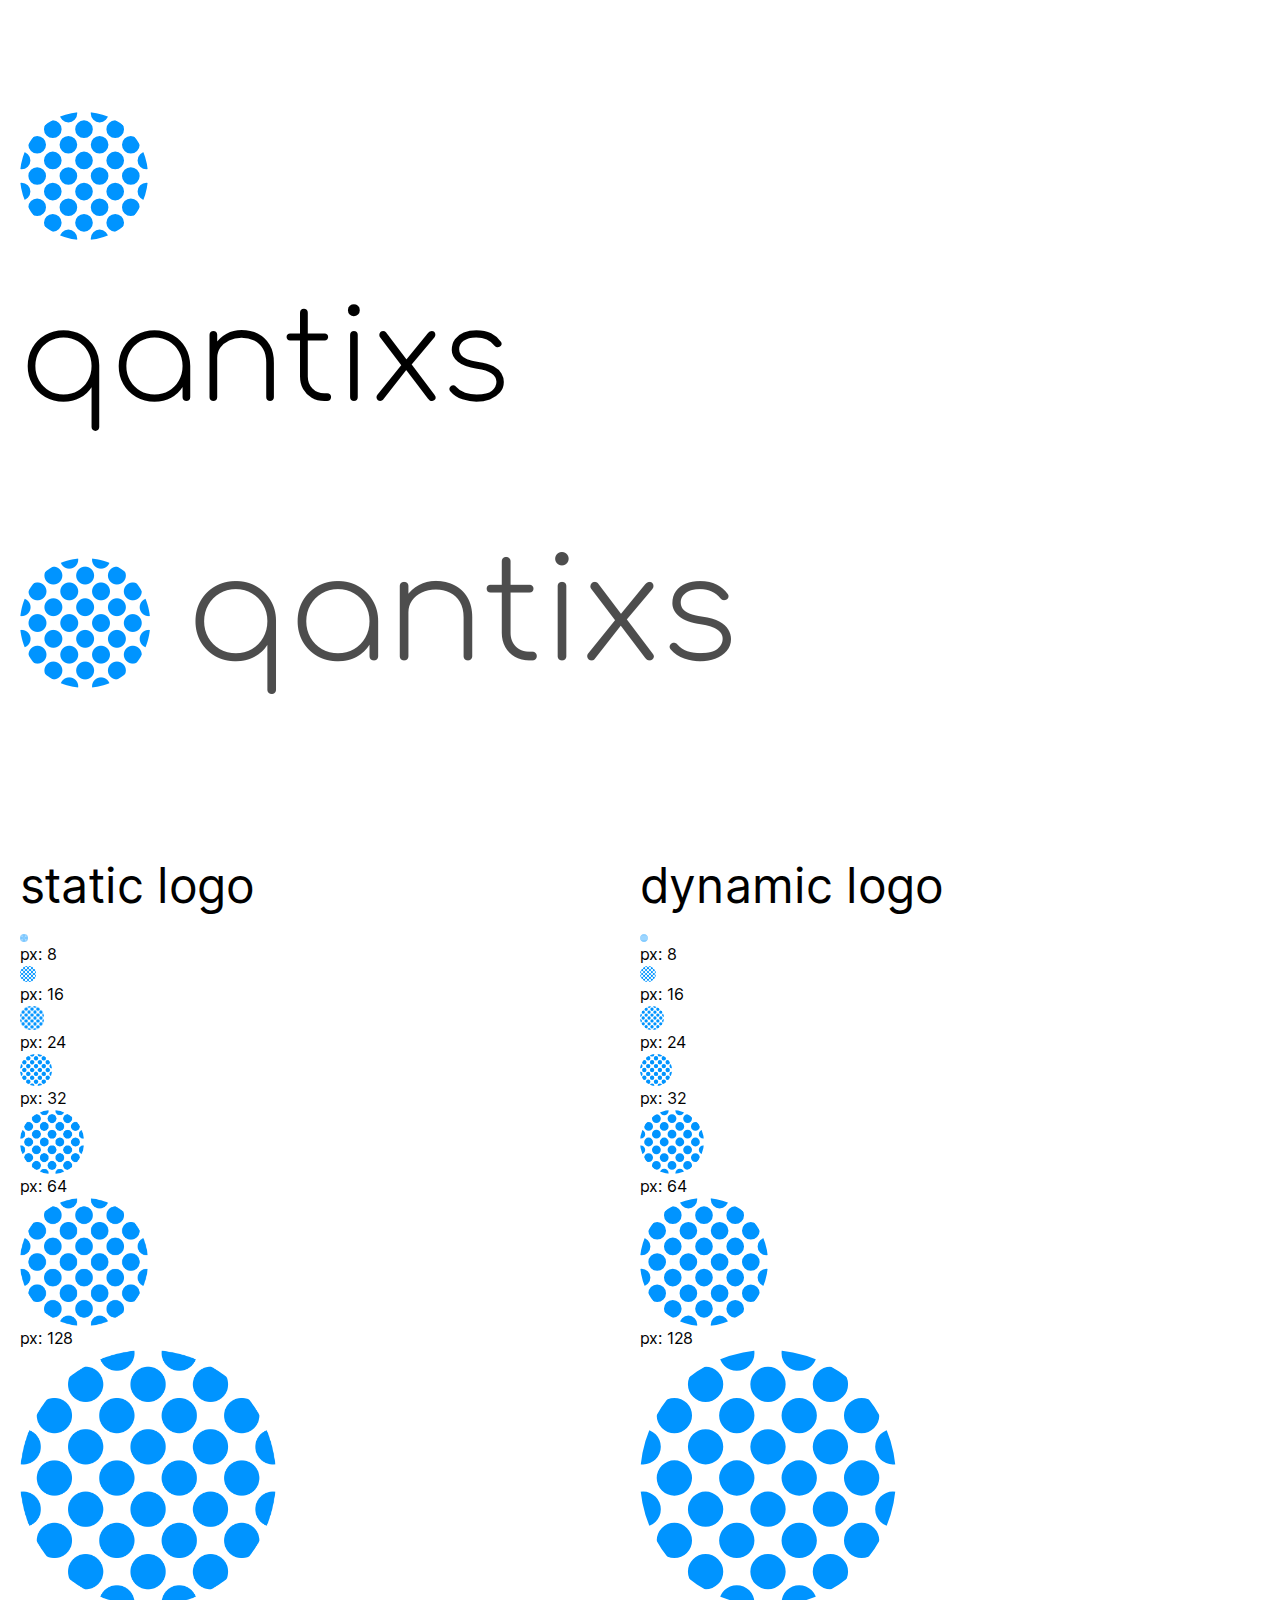
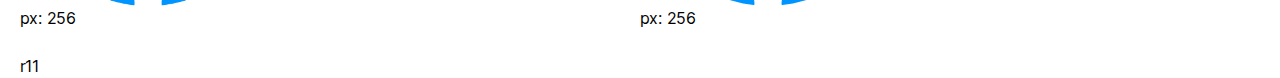
<file: logos.html>
<!DOCTYPE html>
<html>
  <head>
    <title>qantixs</title>
    <meta name="viewport" content="width=device-width,initial-scale=1">
    <meta name="csrf-param" content="authenticity_token" />
<meta name="csrf-token" content="ythw-sVp6aXXIgACxBJP6BuCEeFi7qgocIPNA98qMDDc10ArL5aP-sUWm_weya7IJ1jouZNwJRrt-dL7teASlg" />
    
    <link rel="stylesheet" href="/assets/tailwind-6470b2096cc5659ccc9275f2cd48f3860268bad7e1ba2d0a7643acefb83284d6.css" data-turbo-track="reload" />
<link rel="stylesheet" href="/assets/inter-font-8c3e82affb176f4bca9616b838d906343d1251adc8408efe02cf2b1e4fcf2bc4.css" data-turbo-track="reload" />
    <link rel="stylesheet" href="/assets/application-fe440406e54bdd95ec9046fd7f7b3f6803f9748857226012c8213a74c8350ae1.css" data-turbo-track="reload" />
    <script type="importmap" data-turbo-track="reload">{
  "imports": {
    "application": "/assets/application-37f365cbecf1fa2810a8303f4b6571676fa1f9c56c248528bc14ddb857531b95.js",
    "@hotwired/turbo-rails": "/assets/turbo.min-918a6cf2f2be8ed9555c9a11eee69c7dc2f01770802815576efc931876b327fb.js",
    "@hotwired/stimulus": "/assets/stimulus.min-dd364f16ec9504dfb72672295637a1c8838773b01c0b441bd41008124c407894.js",
    "@hotwired/stimulus-loading": "/assets/stimulus-loading-3576ce92b149ad5d6959438c6f291e2426c86df3b874c525b30faad51b0d96b3.js",
    "controllers/application": "/assets/controllers/application-368d98631bccbf2349e0d4f8269afb3fe9625118341966de054759d96ea86c7e.js",
    "controllers/hello_controller": "/assets/controllers/hello_controller-549135e8e7c683a538c3d6d517339ba470fcfb79d62f738a0a089ba41851a554.js",
    "controllers": "/assets/controllers/index-2db729dddcc5b979110e98de4b6720f83f91a123172e87281d5a58410fc43806.js"
  }
}</script>
<link rel="modulepreload" href="/assets/application-37f365cbecf1fa2810a8303f4b6571676fa1f9c56c248528bc14ddb857531b95.js">
<link rel="modulepreload" href="/assets/turbo.min-918a6cf2f2be8ed9555c9a11eee69c7dc2f01770802815576efc931876b327fb.js">
<link rel="modulepreload" href="/assets/stimulus.min-dd364f16ec9504dfb72672295637a1c8838773b01c0b441bd41008124c407894.js">
<link rel="modulepreload" href="/assets/stimulus-loading-3576ce92b149ad5d6959438c6f291e2426c86df3b874c525b30faad51b0d96b3.js">
<link rel="modulepreload" href="/assets/controllers/application-368d98631bccbf2349e0d4f8269afb3fe9625118341966de054759d96ea86c7e.js">
<link rel="modulepreload" href="/assets/controllers/hello_controller-549135e8e7c683a538c3d6d517339ba470fcfb79d62f738a0a089ba41851a554.js">
<link rel="modulepreload" href="/assets/controllers/index-2db729dddcc5b979110e98de4b6720f83f91a123172e87281d5a58410fc43806.js">
<script type="module">import "application"</script>
    <link rel="preconnect" href="https://fonts.googleapis.com">
    <link rel="preconnect" href="https://fonts.gstatic.com" crossorigin>
    <link href="https://fonts.googleapis.com/css2?family=Comfortaa:wght@300..700&display=swap" rel="stylesheet">
    <style>
      .qantixs-logo {
        font-family: "Comfortaa", sans-serif;
        font-optical-sizing: auto;
        font-weight: 300;
        font-style: normal;
      }
    </style>
  </head>

  <body>
    <main class="container mx-auto mt-28 px-5 ">
      <script>
window.onload = function(){
  registerQantixsLogo("qantixs_logo_8");
  registerQantixsLogo("qantixs_logo_16");
  registerQantixsLogo("qantixs_logo_24");
  registerQantixsLogo("qantixs_logo_32");
  registerQantixsLogo("qantixs_logo_64");
  registerQantixsLogo("qantixs_logo_128");
  registerQantixsLogo("qantixs_logo_128_n1");
  registerQantixsLogo("qantixs_logo_256");
}

function registerQantixsLogo(id) {
  console.log("registerQantixsLogo:", id);
  var canvas = document.getElementById(id);
  var ctx = canvas.getContext("2d");

  canvas.addEventListener("mousemove", (e) => {
    //console.log("mousemove: ", id, e.offsetX, e.offsetY);
    drawQantixsLogo(ctx, canvas.height, canvas.width, e.offsetX, e.offsetY);
  });

  drawQantixsLogo(ctx, canvas.height, canvas.width, -1, -1);
}

function drawQantixsLogo(ctx, cH, cW, mX, mY) {
  const logoSize = Math.min(cH, cW);
  const logoSizeHalf = logoSize / 2.0;
  const radius = 2 * logoSize / 29.0;
  const diameter = 2.0 * radius;
  const spacing = radius / 2.0;
  const startAngle = 0;
  const endAngle = 2 * Math.PI;
  const ballCnt = 6;
  const maskSize = Math.sqrt(2) * logoSize;
  const sin_pi_4 = Math.sin(Math.PI / 4.0);
  const cos_pi_4 = Math.cos(Math.PI / 4.0);
  //console.log("logoSize:", logoSize, "radius:", radius, "spacing:", spacing, "mX:", mX, "mY:", mY);

  ctx.beginPath();
  ctx.lineWidth = 1;
  ctx.fillStyle = "#ffffff";
  ctx.rect(0, 0, logoSize, logoSize);
  ctx.fill();

  for (let col = 0; col < ballCnt; col++) {
    for (let row = 0; row < ballCnt; row++) {
      var circle = new Path2D();
      var x = radius + spacing * col + diameter * col;
      var y = radius + spacing * row + diameter * row;

      // vec_r´ = Translate_Inverse o Rotation o Translate(vec_r)
      // Translate
      x = x - logoSizeHalf;
      y = y - logoSizeHalf;

      // Rotate
      var xx = x * cos_pi_4 + y * sin_pi_4;
      var yy = x * (-1) * sin_pi_4 + y * cos_pi_4;

      // Translate_Inverse
      xx = xx + logoSizeHalf;
      yy = yy + logoSizeHalf;

      circle.moveTo(xx, yy);
      circle.arc(xx, yy, radius, startAngle, endAngle, true);

      if (ctx.isPointInPath(circle, mX, mY)) {
        ctx.fillStyle = "#ff9400";
      }
      else {
        ctx.fillStyle = "#0094ff";
      }

      ctx.fill(circle);
    }
  }

  ctx.beginPath();
  ctx.fillStyle = "#ffffff";
  ctx.moveTo(0, 0);
  ctx.lineTo(maskSize * logoSize, 0);
  ctx.lineTo(maskSize * logoSize, maskSize * logoSize);
  ctx.lineTo(0, maskSize * logoSize);

  ctx.moveTo(logoSizeHalf, logoSizeHalf);
  ctx.arc(logoSizeHalf, logoSizeHalf, logoSizeHalf, startAngle, endAngle, true);
  ctx.fill();
}
</script>
<div>
  <canvas width="128px" height="128px" id="qantixs_logo_128" style="height: 128px; width: 128px;"></canvas>
  <div class="qantixs-logo" style="font-size: 128px; margin-top: 24px; margin-bottom: 24px;">
  qantixs</div>
  </div>
<br>
<br>
<br>

<div class="flex flex-row">
  <img src="/assets/qantixs_logo_q6_name_lg-b9292ed32cfa029ecb57c09fa598525c8ac8a937e8d736b53b760c00b6a1f8d5.png" />
</div>
<br>
<br>
<br>
<br>
<br>
<br>
<br>
<div class="flex flex-row">
  <div class="basis-3/6">
    <h1 class="text-5xl">static logo</h1>
    <br>
    <img src="/assets/qantixs_logo_q6_lg-47de647414e6d6a9a08db7fb66056da5b5bc622b9ed9c60e766b04ccdaada2f0.png" width="8" height="8" /> px: 8
    <br>
    <img src="/assets/qantixs_logo_q6_lg-47de647414e6d6a9a08db7fb66056da5b5bc622b9ed9c60e766b04ccdaada2f0.png" width="16" height="16" /> px: 16
    <br>
    <img src="/assets/qantixs_logo_q6_lg-47de647414e6d6a9a08db7fb66056da5b5bc622b9ed9c60e766b04ccdaada2f0.png" width="24" height="24" /> px: 24
    <br>
    <img src="/assets/qantixs_logo_q6_lg-47de647414e6d6a9a08db7fb66056da5b5bc622b9ed9c60e766b04ccdaada2f0.png" width="32" height="32" /> px: 32
    <br>
    <img src="/assets/qantixs_logo_q6_lg-47de647414e6d6a9a08db7fb66056da5b5bc622b9ed9c60e766b04ccdaada2f0.png" width="64" height="64" /> px: 64
    <br>
    <img src="/assets/qantixs_logo_q6_lg-47de647414e6d6a9a08db7fb66056da5b5bc622b9ed9c60e766b04ccdaada2f0.png" width="128" height="128" /> px: 128
    <br>
    <img src="/assets/qantixs_logo_q6_lg-47de647414e6d6a9a08db7fb66056da5b5bc622b9ed9c60e766b04ccdaada2f0.png" width="256" height="256" /> px: 256
  </div>
  <div class="basis-3/6">
    <h1 class="text-5xl">dynamic logo</h1>
  <br>
  <canvas width="8px" height="8px" id="qantixs_logo_8" style="height: 8px; width: 8px;"></canvas>
  px: 8
  <br>
  <canvas width="16px" height="16px" id="qantixs_logo_16" style="height: 16px; width: 16px;"></canvas>
  px: 16
  <br>
  <canvas width="24px" height="24px" id="qantixs_logo_24" style="height: 24px; width: 24px;"></canvas>
  px: 24
  <br>
  <canvas width="32px" height="32px" id="qantixs_logo_32" style="height: 32px; width: 32px;"></canvas>
  px: 32
  <br>
  <canvas width="64px" height="64px" id="qantixs_logo_64" style="height: 64px; width: 64px;"></canvas>
  px: 64
  <br>
  <canvas width="128px" height="128px" id="qantixs_logo_128_n1" style="height: 128px; width: 128px;"></canvas>
  px: 128
  <br>
  <canvas width="256px" height="256px" id="qantixs_logo_256" style="height: 256px; width: 256px;"></canvas>
  px: 256
  </div>
</div>

      <br>
      <p>r11</p>
    </main>
  </body>
</html>
</file>
<file: assets/inter-font-8c3e82affb176f4bca9616b838d906343d1251adc8408efe02cf2b1e4fcf2bc4.css>
/*

 */

@font-face {
  font-family: 'Inter var';
  font-style: italic;
  font-weight: 100 900;
  font-display: swap;
  src: url(/assets/Inter-italic.extra.var-cc59cf4b324781109d703309fc7d8814b6ba74dd2822a3c029715da8cb98ea57.woff2) format('woff2');
  unicode-range: U+E000,U+E002-E081,U+E093-E097,U+E0A5-E0E7,U+E0F3-E11D,U+E11E-E165,U+EE01,U+F6C3;
  font-named-instance: 'Italic';
}
/* alternates */
@font-face {
  font-family: 'Inter var';
  font-style: italic;
  font-weight: 100 900;
  font-display: swap;
  src: url(/assets/Inter-italic.alternates.var-cc59cf4b324781109d703309fc7d8814b6ba74dd2822a3c029715da8cb98ea57.woff2) format('woff2');
  unicode-range: U+E000,U+E002-E081,U+E093-E097,U+E0A5-E0E7,U+E0F3-E11D,U+E11E-E165,U+EE01,U+F6C3;
  font-named-instance: 'Italic';
}
/* symbols */
@font-face {
  font-family: 'Inter var';
  font-style: italic;
  font-weight: 100 900;
  font-display: swap;
  src: url(/assets/Inter-italic.symbols.var-59f27012284f5e97bbff303eb599ca98f29629a1c0fe7352bcc15b27d1dcd937.woff2) format('woff2');
  unicode-range: U+20DD-20DF,U+2190-219A,U+21A9-21AB,U+21B0-21B2,U+21B3-21B6,U+21BA-21BC,U+21D0,U+21D2,U+21D4,U+21DE-21E0,U+21E4-21E6,U+21E7,U+21EA,U+2303,U+2305,U+2318,U+2325-2328,U+232B,U+2380,U+2387,U+238B,U+23CE-23D0,U+2460-2469,U+24B6-24D0,U+24EA,U+25A0-25A3,U+25B2-25B4,U+25B6-25B8,U+25BA-25BE,U+25C0-25C2,U+25C4-25C8,U+25CB,U+25CF,U+25EF,U+2600,U+2605-2607,U+263C,U+2661,U+2665,U+26A0,U+2713,U+2717,U+2756,U+2764,U+2780-2789,U+27F5-27FB,U+2B06,U+2B12-2B14,U+2B1C,U+E000,U+E12B-E164,U+1F130-1F14A,U+1F850,U+1F852;
  font-named-instance: 'Italic';
}

/* extra */
@font-face {
  font-family: 'Inter var';
  font-style: italic;
  font-weight: 100 900;
  font-display: swap;
  src: url(/assets/Inter-italic.extra.var-cc59cf4b324781109d703309fc7d8814b6ba74dd2822a3c029715da8cb98ea57.woff2) format('woff2');
  unicode-range: U+E000,U+E002-E081,U+E093-E097,U+E0A5-E0E7,U+E0F3-E11D,U+E11E-E165,U+EE01,U+F6C3;
  font-named-instance: 'Italic';
}
/* alternates */
@font-face {
  font-family: 'Inter var';
  font-style: italic;
  font-weight: 100 900;
  font-display: swap;
  src: url(/assets/Inter-italic.alternates.var-cc59cf4b324781109d703309fc7d8814b6ba74dd2822a3c029715da8cb98ea57.woff2) format('woff2');
  unicode-range: U+E000,U+E002-E081,U+E093-E097,U+E0A5-E0E7,U+E0F3-E11D,U+E11E-E165,U+EE01,U+F6C3;
  font-named-instance: 'Italic';
}
/* symbols */
@font-face {
  font-family: 'Inter var';
  font-style: italic;
  font-weight: 100 900;
  font-display: swap;
  src: url(/assets/Inter-italic.symbols.var-59f27012284f5e97bbff303eb599ca98f29629a1c0fe7352bcc15b27d1dcd937.woff2) format('woff2');
  unicode-range: U+20DD-20DF,U+2190-219A,U+21A9-21AB,U+21B0-21B2,U+21B3-21B6,U+21BA-21BC,U+21D0,U+21D2,U+21D4,U+21DE-21E0,U+21E4-21E6,U+21E7,U+21EA,U+2303,U+2305,U+2318,U+2325-2328,U+232B,U+2380,U+2387,U+238B,U+23CE-23D0,U+2460-2469,U+24B6-24D0,U+24EA,U+25A0-25A3,U+25B2-25B4,U+25B6-25B8,U+25BA-25BE,U+25C0-25C2,U+25C4-25C8,U+25CB,U+25CF,U+25EF,U+2600,U+2605-2607,U+263C,U+2661,U+2665,U+26A0,U+2713,U+2717,U+2756,U+2764,U+2780-2789,U+27F5-27FB,U+2B06,U+2B12-2B14,U+2B1C,U+E000,U+E12B-E164,U+1F130-1F14A,U+1F850,U+1F852;
  font-named-instance: 'Italic';
}
/* cyrillic */
@font-face {
  font-family: 'Inter var';
  font-style: italic;
  font-weight: 100 900;
  font-display: swap;
  src: url(/assets/Inter-italic.cyrillic.var-a31159d5ce68b317b19edc7ee7f1f3ffdd5316ee899945b502406abda313afa2.woff2) format('woff2');
  unicode-range: U+0400-049E,U+04A0-0500,U+052F,U+20B4,U+2116,U+2DFF,U+A69F;
  font-named-instance: 'Italic';
}
/* greek */
@font-face {
  font-family: 'Inter var';
  font-style: italic;
  font-weight: 100 900;
  font-display: swap;
  src: url(/assets/Inter-italic.greek.var-77ec12f9397b88a29c16c05f2db87d9c0d0c2b157f1980271fed020f00b35321.woff2) format('woff2');
  unicode-range: U+0370-0378,U+037A-0380,U+0384-038B,U+038C,U+038E-03A2,U+03A3-03E2,U+03F0-0400,U+1F00-1F16,U+1F18-1F1E,U+1F20-1F46,U+1F48-1F4E,U+1F50-1F58,U+1F59,U+1F5B,U+1F5D,U+1F5F-1F7E,U+1F80-1FB5,U+1FB6-1FC5,U+1FC6-1FD4,U+1FD6-1FDC,U+1FDD-1FF0,U+1FF2-1FF5,U+1FF6-1FFF;
  font-named-instance: 'Italic';
}
/* vietnamese */
@font-face {
  font-family: 'Inter var';
  font-style: italic;
  font-weight: 100 900;
  font-display: swap;
  src: url(/assets/Inter-italic.vietnamese.var-b5dc5b6490ba49e8193315ff62c8e90551102055440f084a6e982e5eab8e589a.woff2) format('woff2');
  unicode-range: U+0102-0104,U+0110-0112,U+0128-012A,U+0168-016A,U+01A0-01A2,U+01AF-01B1,U+1EA0-1EFA,U+20AB;
  font-named-instance: 'Italic';
}
/* latin-ext */
@font-face {
  font-family: 'Inter var';
  font-style: italic;
  font-weight: 100 900;
  font-display: swap;
  src: url(/assets/Inter-italic.latin-ext.var-802705fb8496b82eda3f410c7e70a35c9407ba98b97cc5d9754db82750466fad.woff2) format('woff2');
  unicode-range: U+0100-0149,U+014A-01C4,U+01C5-0250,U+0259,U+1E00-1F00,U+2020,U+20A0-20AC,U+20AD-20C0,U+2113,U+2C7C,U+2C7F,U+A7FF;
  font-named-instance: 'Italic';
}
/* latin */
@font-face {
  font-family: 'Inter var';
  font-style: italic;
  font-weight: 100 900;
  font-display: swap;
  src: url(/assets/Inter-italic.latin.var-cbfc0334f8cfad4727431982cd32c32f7daf6e73f0ab6f759ec3dc757c1c6bf7.woff2) format('woff2');
  unicode-range: U+0000-007F,U+00A0-0100,U+0131,U+0152-0154,U+02BB-02BD,U+02C6,U+02DA,U+02DC,U+2000-200C,U+2010-2028,U+202F-2060,U+2074,U+20AC,U+2122,U+2191,U+2193,U+2212,U+FEFF;
  font-named-instance: 'Italic';
}
/* extra */
@font-face {
  font-family: 'Inter var';
  font-style: normal;
  font-weight: 100 900;
  font-display: swap;
  src: url(/assets/Inter-roman.extra.var-29781a209d7978155bf343eb1653779269965fa4a43d504b1fb361ab20e8487b.woff2) format('woff2');
  unicode-range: U+E000,U+E002-E081,U+E093-E097,U+E0A5-E0E7,U+E0F3-E11D,U+E11E-E165,U+EE01,U+F6C3;
  font-named-instance: 'Regular';
}
/* alternates */
@font-face {
  font-family: 'Inter var';
  font-style: normal;
  font-weight: 100 900;
  font-display: swap;
  src: url(/assets/Inter-roman.alternates.var-29781a209d7978155bf343eb1653779269965fa4a43d504b1fb361ab20e8487b.woff2) format('woff2');
  unicode-range: U+E000,U+E002-E081,U+E093-E097,U+E0A5-E0E7,U+E0F3-E11D,U+E11E-E165,U+EE01,U+F6C3;
  font-named-instance: 'Regular';
}
/* symbols */
@font-face {
  font-family: 'Inter var';
  font-style: normal;
  font-weight: 100 900;
  font-display: swap;
  src: url(/assets/Inter-roman.symbols.var-847d2a436a03ba1fbd4b750915db031a12a713befe0dcd79e8f39bf6a6e1a647.woff2) format('woff2');
  unicode-range: U+20DD-20DF,U+2190-219A,U+21A9-21AB,U+21B0-21B2,U+21B3-21B6,U+21BA-21BC,U+21D0,U+21D2,U+21D4,U+21DE-21E0,U+21E4-21E6,U+21E7,U+21EA,U+2303,U+2305,U+2318,U+2325-2328,U+232B,U+2380,U+2387,U+238B,U+23CE-23D0,U+2460-2469,U+24B6-24D0,U+24EA,U+25A0-25A3,U+25B2-25B4,U+25B6-25B8,U+25BA-25BE,U+25C0-25C2,U+25C4-25C8,U+25CB,U+25CF,U+25EF,U+2600,U+2605-2607,U+263C,U+2661,U+2665,U+26A0,U+2713,U+2717,U+2756,U+2764,U+2780-2789,U+27F5-27FB,U+2B06,U+2B12-2B14,U+2B1C,U+E000,U+E12B-E164,U+1F130-1F14A,U+1F850,U+1F852;
  font-named-instance: 'Regular';
}
/* cyrillic */
@font-face {
  font-family: 'Inter var';
  font-style: normal;
  font-weight: 100 900;
  font-display: swap;
  src: url(/assets/Inter-roman.cyrillic.var-8aa524d3da3b8fd4a03ff2d0d41ea50520113fb2e8ae57c15079dabea44b3529.woff2) format('woff2');
  unicode-range: U+0400-049E,U+04A0-0500,U+052F,U+20B4,U+2116,U+2DFF,U+A69F;
  font-named-instance: 'Regular';
}
/* greek */
@font-face {
  font-family: 'Inter var';
  font-style: normal;
  font-weight: 100 900;
  font-display: swap;
  src: url(/assets/Inter-roman.greek.var-1134a39060691474b0f57b2de5e09977a31a8c06df90960b982314f58a5b4c63.woff2) format('woff2');
  unicode-range: U+0370-0378,U+037A-0380,U+0384-038B,U+038C,U+038E-03A2,U+03A3-03E2,U+03F0-0400,U+1F00-1F16,U+1F18-1F1E,U+1F20-1F46,U+1F48-1F4E,U+1F50-1F58,U+1F59,U+1F5B,U+1F5D,U+1F5F-1F7E,U+1F80-1FB5,U+1FB6-1FC5,U+1FC6-1FD4,U+1FD6-1FDC,U+1FDD-1FF0,U+1FF2-1FF5,U+1FF6-1FFF;
  font-named-instance: 'Regular';
}
/* vietnamese */
@font-face {
  font-family: 'Inter var';
  font-style: normal;
  font-weight: 100 900;
  font-display: swap;
  src: url(/assets/Inter-roman.vietnamese.var-a10e650090dc30250de0db440654c9bf29a843b233ee95a699b008bab0a6d498.woff2) format('woff2');
  unicode-range: U+0102-0104,U+0110-0112,U+0128-012A,U+0168-016A,U+01A0-01A2,U+01AF-01B1,U+1EA0-1EFA,U+20AB;
  font-named-instance: 'Regular';
}
/* latin-ext */
@font-face {
  font-family: 'Inter var';
  font-style: normal;
  font-weight: 100 900;
  font-display: swap;
  src: url(/assets/Inter-roman.latin-ext.var-46bc23ba7e33ea447579cd95b95f34665d7560377065b72f3a77df8bca4b0e5c.woff2) format('woff2');
  unicode-range: U+0100-0149,U+014A-01C4,U+01C5-0250,U+0259,U+1E00-1F00,U+2020,U+20A0-20AC,U+20AD-20C0,U+2113,U+2C7C,U+2C7F,U+A7FF;
  font-named-instance: 'Regular';
}
/* latin */
@font-face {
  font-family: 'Inter var';
  font-style: normal;
  font-weight: 100 900;
  font-display: swap;
  src: url(/assets/Inter-roman.latin.var-4b87a3d384ea557b10afa9570b753eda868b12b5e51eea0977ffa6e641998f6a.woff2) format('woff2');
  unicode-range: U+0000-007F,U+00A0-0100,U+0131,U+0152-0154,U+02BB-02BD,U+02C6,U+02DA,U+02DC,U+2000-200C,U+2010-2028,U+202F-2060,U+2074,U+20AC,U+2122,U+2191,U+2193,U+2212,U+FEFF;
  font-named-instance: 'Regular';
}
</file>
<file: assets/application-fe440406e54bdd95ec9046fd7f7b3f6803f9748857226012c8213a74c8350ae1.css>
@tailwind base;
@tailwind components;
@tailwind utilities;

/*

@layer components {
  .btn-primary {
    @apply py-2 px-4 bg-blue-200;
  }
}

*/
/*
 * This is a manifest file that'll be compiled into application.css, which will include all the files
 * listed below.
 *
 * Any CSS (and SCSS, if configured) file within this directory, lib/assets/stylesheets, or any plugin's
 * vendor/assets/stylesheets directory can be referenced here using a relative path.
 *
 * You're free to add application-wide styles to this file and they'll appear at the bottom of the
 * compiled file so the styles you add here take precedence over styles defined in any other CSS
 * files in this directory. Styles in this file should be added after the last require_* statement.
 * It is generally better to create a new file per style scope.
 *


 */
</file>
